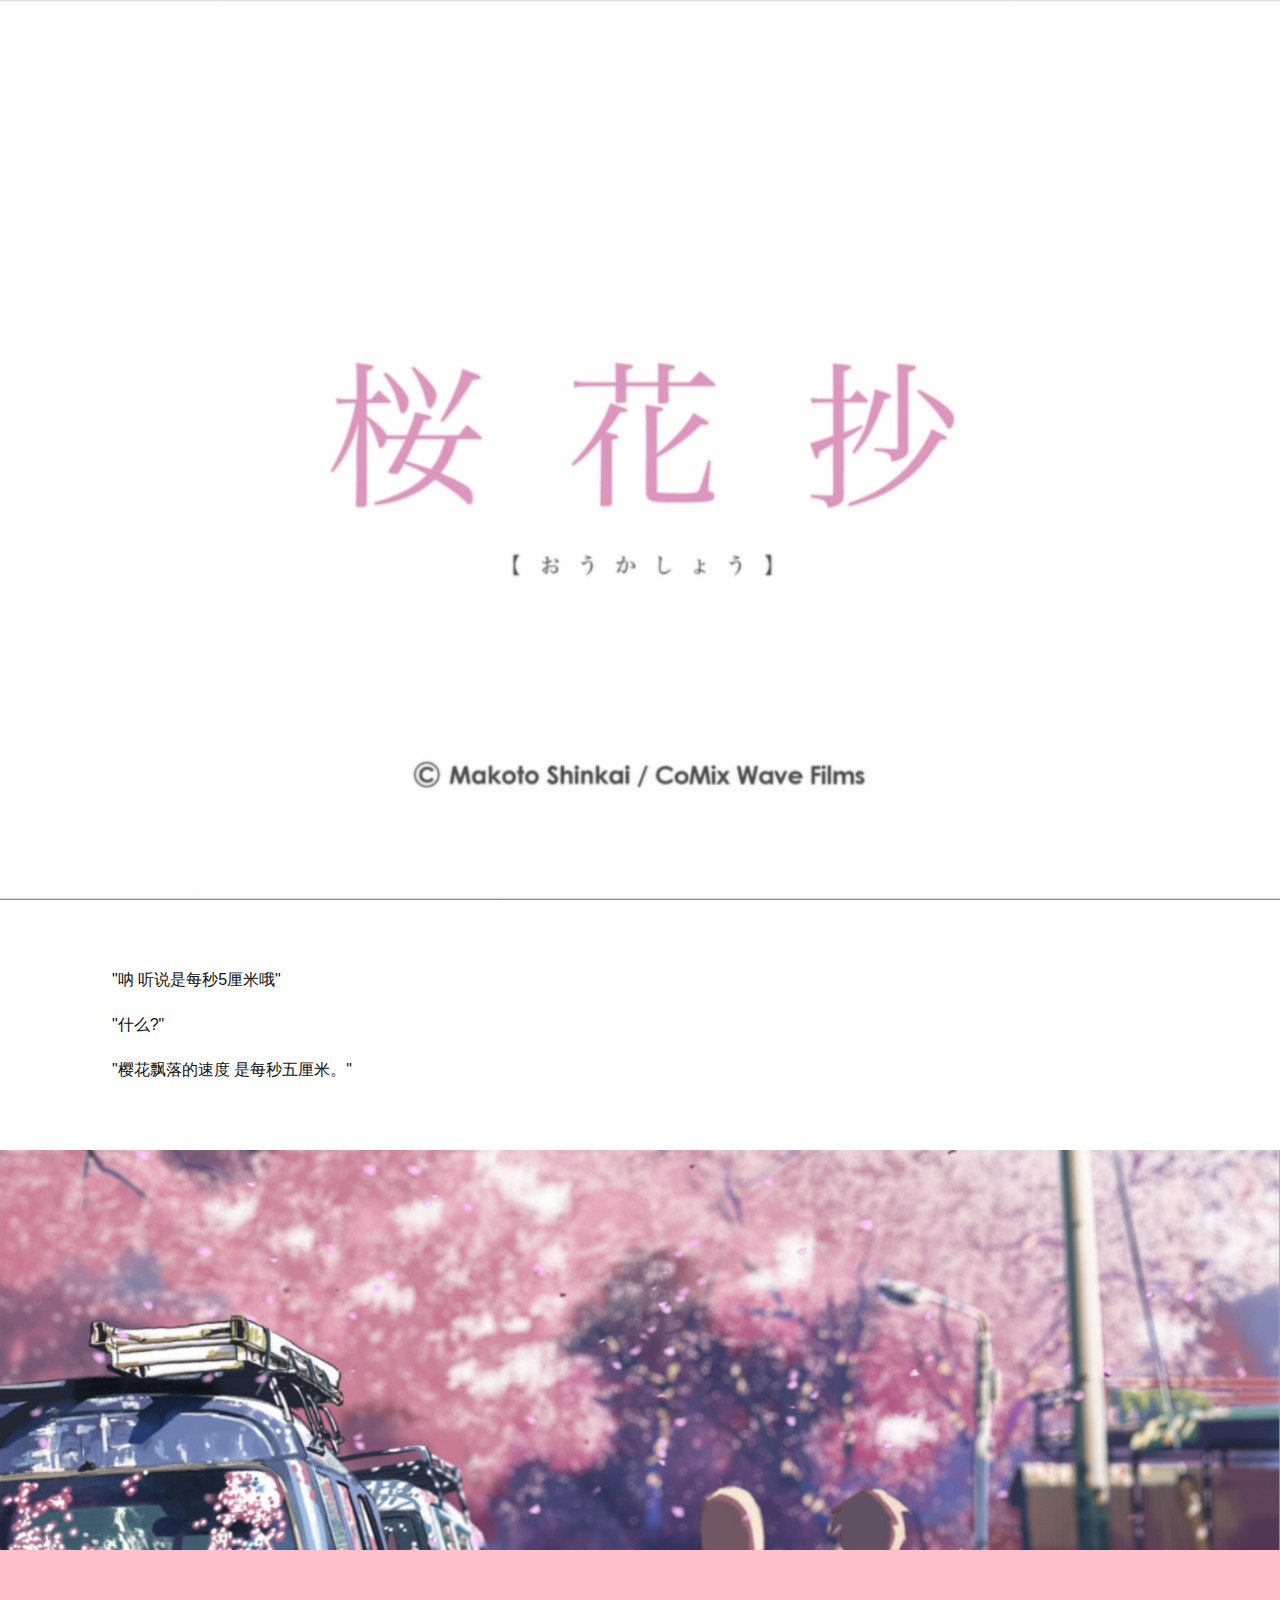
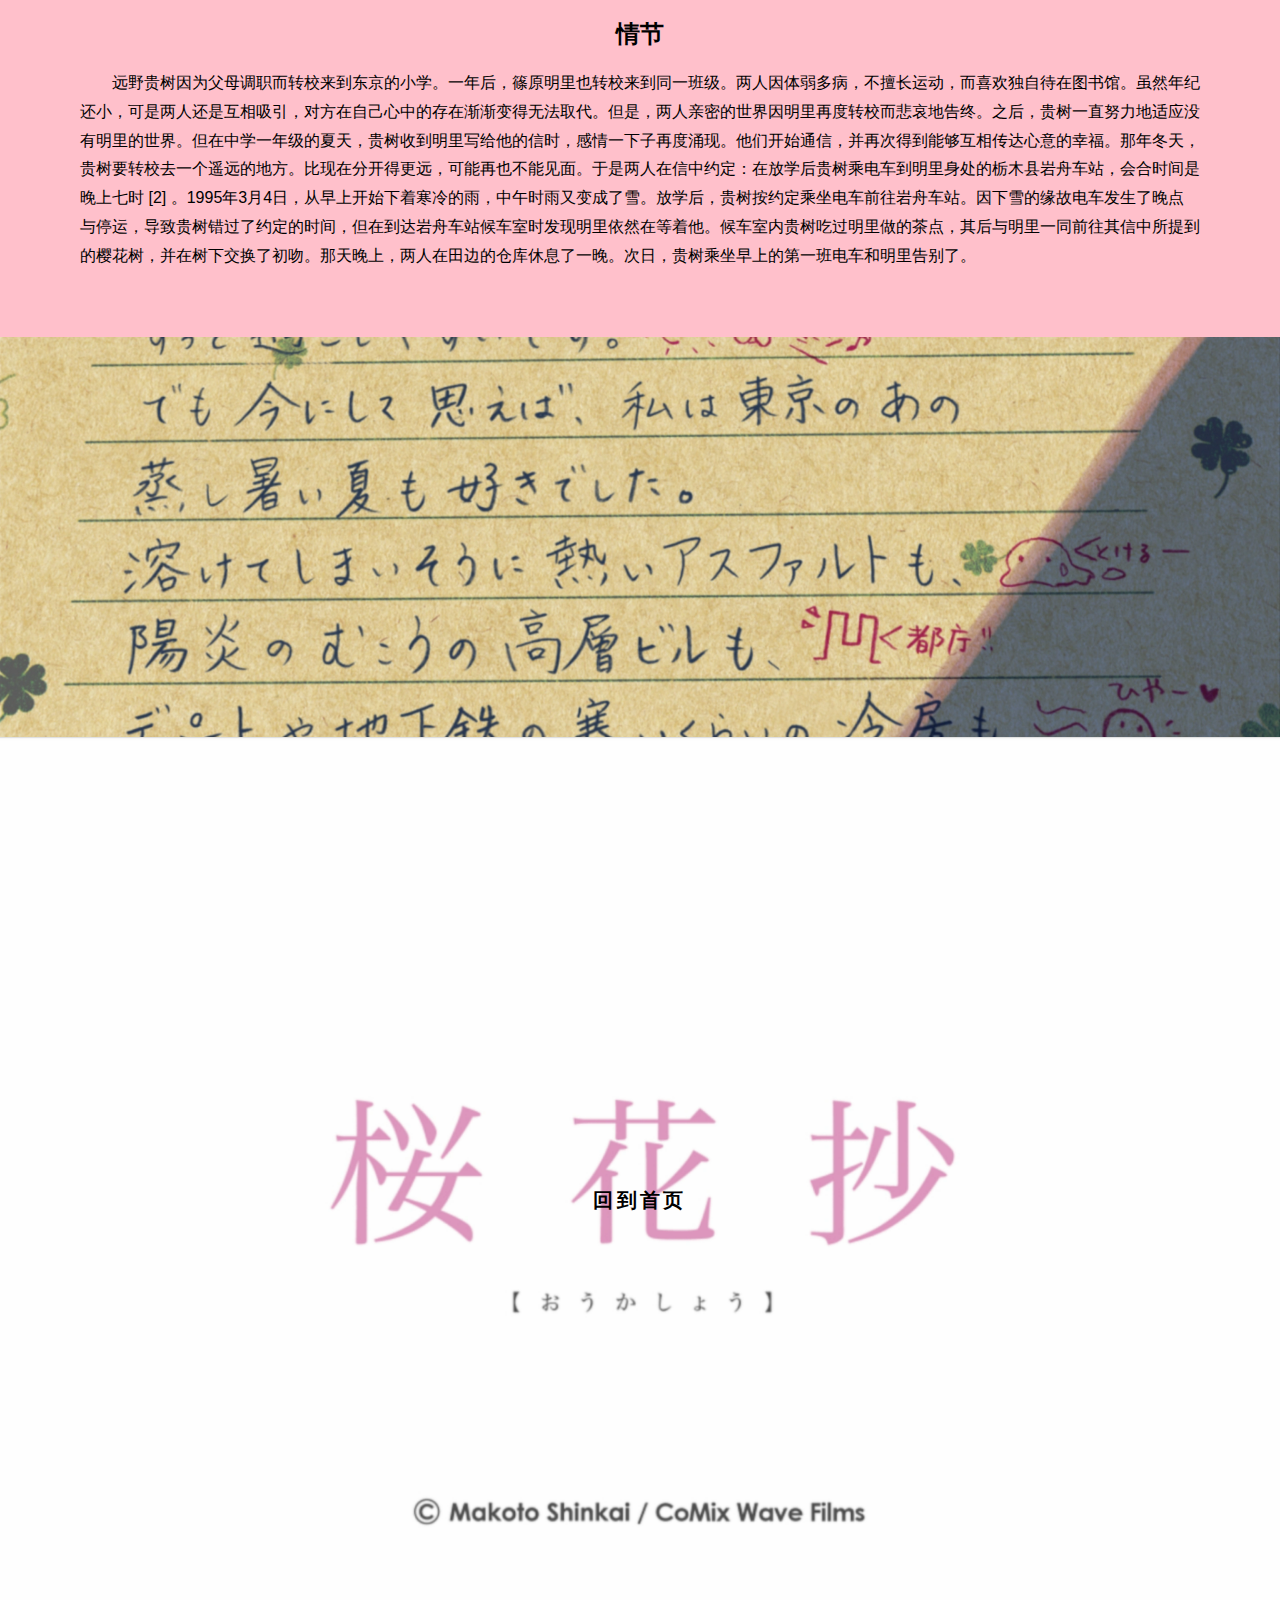
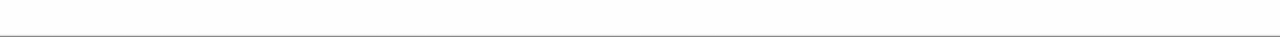
<file: index2.html>
<!DOCTYPE html>
<html lang="en" dir="ltr">

<head>
  <meta charset="utf-8">
  <link rel="stylesheet" href="css/style2.css">
  <title>桜花抄</title>
  <meta name="viewport" content="width=device-width, initial-scale=1.0">
  <style>
    p {
      text-indent: 2em;
      text-align: start;
    }

    a {
      text-decoration: none;
      color: black;
      font-size: 20px;
    }
  </style>
</head>

<body>
  <div class="pimg1">
    <div class="ptext">
      <span class="border">
      </span>
    </div>
  </div>
  <section class="section section-light">
    <p>"呐 听说是每秒5厘米哦"</p>
    <p>"什么?"</p>
    <p>"樱花飘落的速度 是每秒五厘米。"</p>
  </section>
  <div class="pimg2">
  </div>
  <section class="section section-dark">
    <h2>情节</h2>
    <p>
      远野贵树因为父母调职而转校来到东京的小学。一年后，篠原明里也转校来到同一班级。两人因体弱多病，不擅长运动，而喜欢独自待在图书馆。虽然年纪还小，可是两人还是互相吸引，对方在自己心中的存在渐渐变得无法取代。但是，两人亲密的世界因明里再度转校而悲哀地告终。之后，贵树一直努力地适应没有明里的世界。但在中学一年级的夏天，贵树收到明里写给他的信时，感情一下子再度涌现。他们开始通信，并再次得到能够互相传达心意的幸福。那年冬天，贵树要转校去一个遥远的地方。比现在分开得更远，可能再也不能见面。于是两人在信中约定：在放学后贵树乘电车到明里身处的栃木县岩舟车站，会合时间是晚上七时 [2]  。1995年3月4日，从早上开始下着寒冷的雨，中午时雨又变成了雪。放学后，贵树按约定乘坐电车前往岩舟车站。因下雪的缘故电车发生了晚点与停运，导致贵树错过了约定的时间，但在到达岩舟车站候车室时发现明里依然在等着他。候车室内贵树吃过明里做的茶点，其后与明里一同前往其信中所提到的樱花树，并在树下交换了初吻。那天晚上，两人在田边的仓库休息了一晚。次日，贵树乘坐早上的第一班电车和明里告别了。
  </section>
  <div class="pimg3">

  </div>
  <div class="pimg1">
    <div class="ptext">
      <span class="border">
        <a href="index.html">回到首页</a>
      </span>
    </div>
  </div>

</body>

</html>
</file>
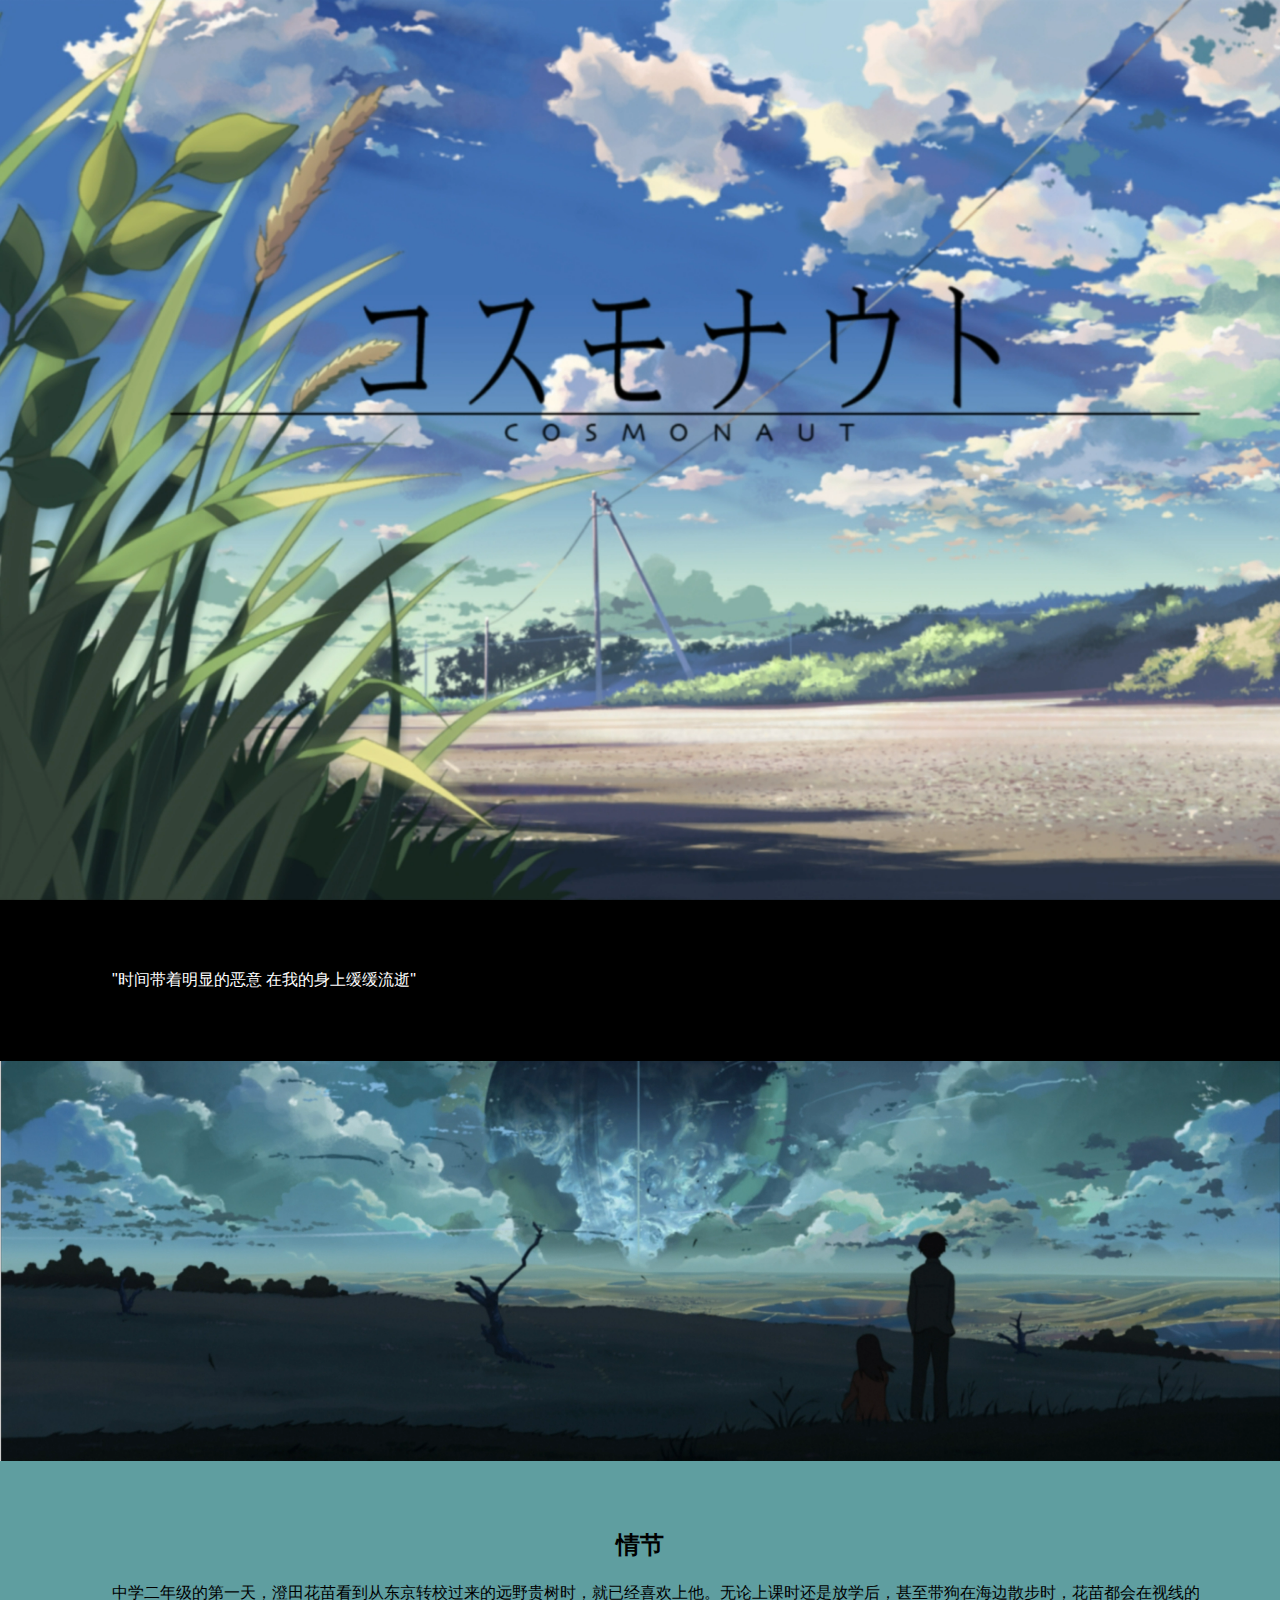
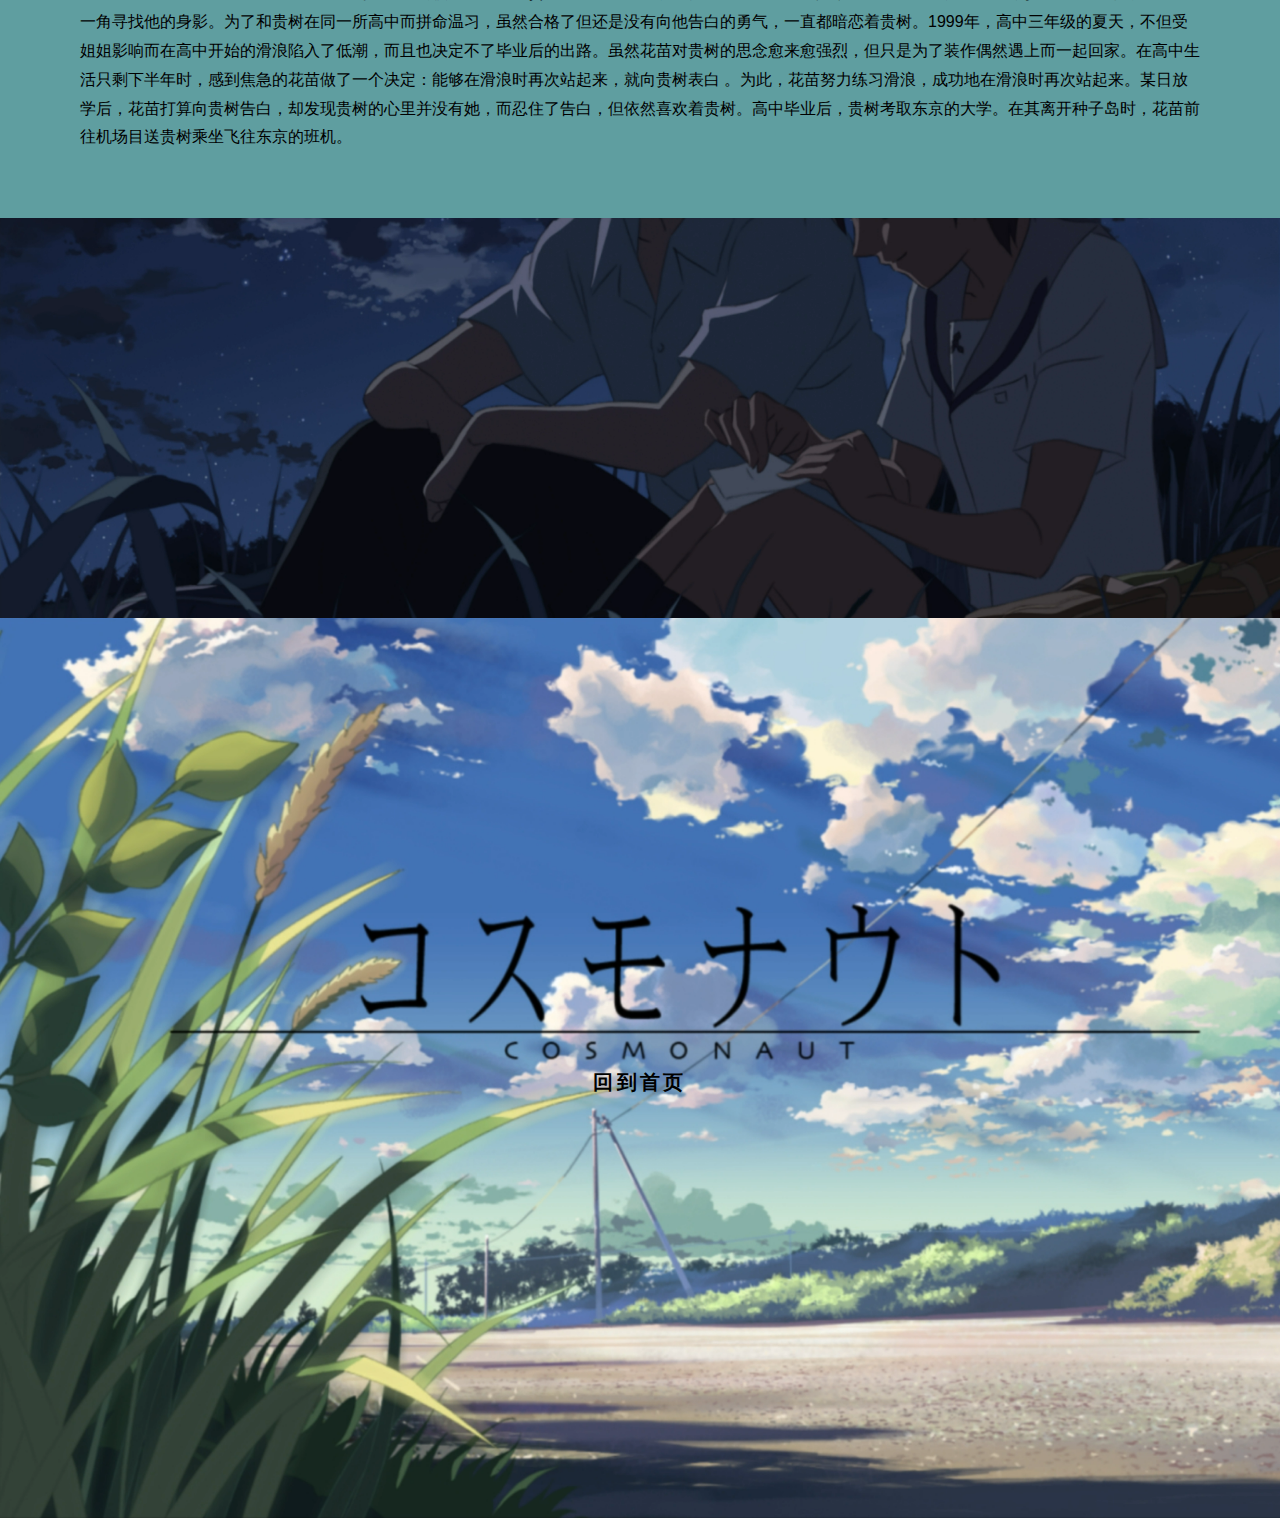
<file: index3.html>
<!DOCTYPE html>
<html lang="en" dir="ltr">

<head>
  <meta charset="utf-8">
  <link rel="stylesheet" href="css/style3.css">
  <title>太空人</title>
  <meta name="viewport" content="width=device-width, initial-scale=1.0">
  <style>
    p {
      text-indent: 2em;
      text-align: start;
    }

    a {
      text-decoration: none;
      color: black;
      font-size: 20px;
    }
  </style>
</head>

<body>
  <div class="pimg1">
    <div class="ptext">
      <span class="border">
      </span>
    </div>
  </div>
  <section class="section section-light">
    <p>"时间带着明显的恶意 在我的身上缓缓流逝"</p>
  </section>
  <div class="pimg2">
  </div>
  <section class="section section-dark">
    <h2>情节</h2>
    <p>
      中学二年级的第一天，澄田花苗看到从东京转校过来的远野贵树时，就已经喜欢上他。无论上课时还是放学后，甚至带狗在海边散步时，花苗都会在视线的一角寻找他的身影。为了和贵树在同一所高中而拼命温习，虽然合格了但还是没有向他告白的勇气，一直都暗恋着贵树。1999年，高中三年级的夏天，不但受姐姐影响而在高中开始的滑浪陷入了低潮，而且也决定不了毕业后的出路。虽然花苗对贵树的思念愈来愈强烈，但只是为了装作偶然遇上而一起回家。在高中生活只剩下半年时，感到焦急的花苗做了一个决定：能够在滑浪时再次站起来，就向贵树表白 。为此，花苗努力练习滑浪，成功地在滑浪时再次站起来。某日放学后，花苗打算向贵树告白，却发现贵树的心里并没有她，而忍住了告白，但依然喜欢着贵树。高中毕业后，贵树考取东京的大学。在其离开种子岛时，花苗前往机场目送贵树乘坐飞往东京的班机。
  </section>
  <div class="pimg3">

  </div>
  <div class="pimg1">
    <div class="ptext">
      <span class="border">
        <a href="index.html">回到首页</a>
      </span>
    </div>
  </div>

</body>

</html>
</file>
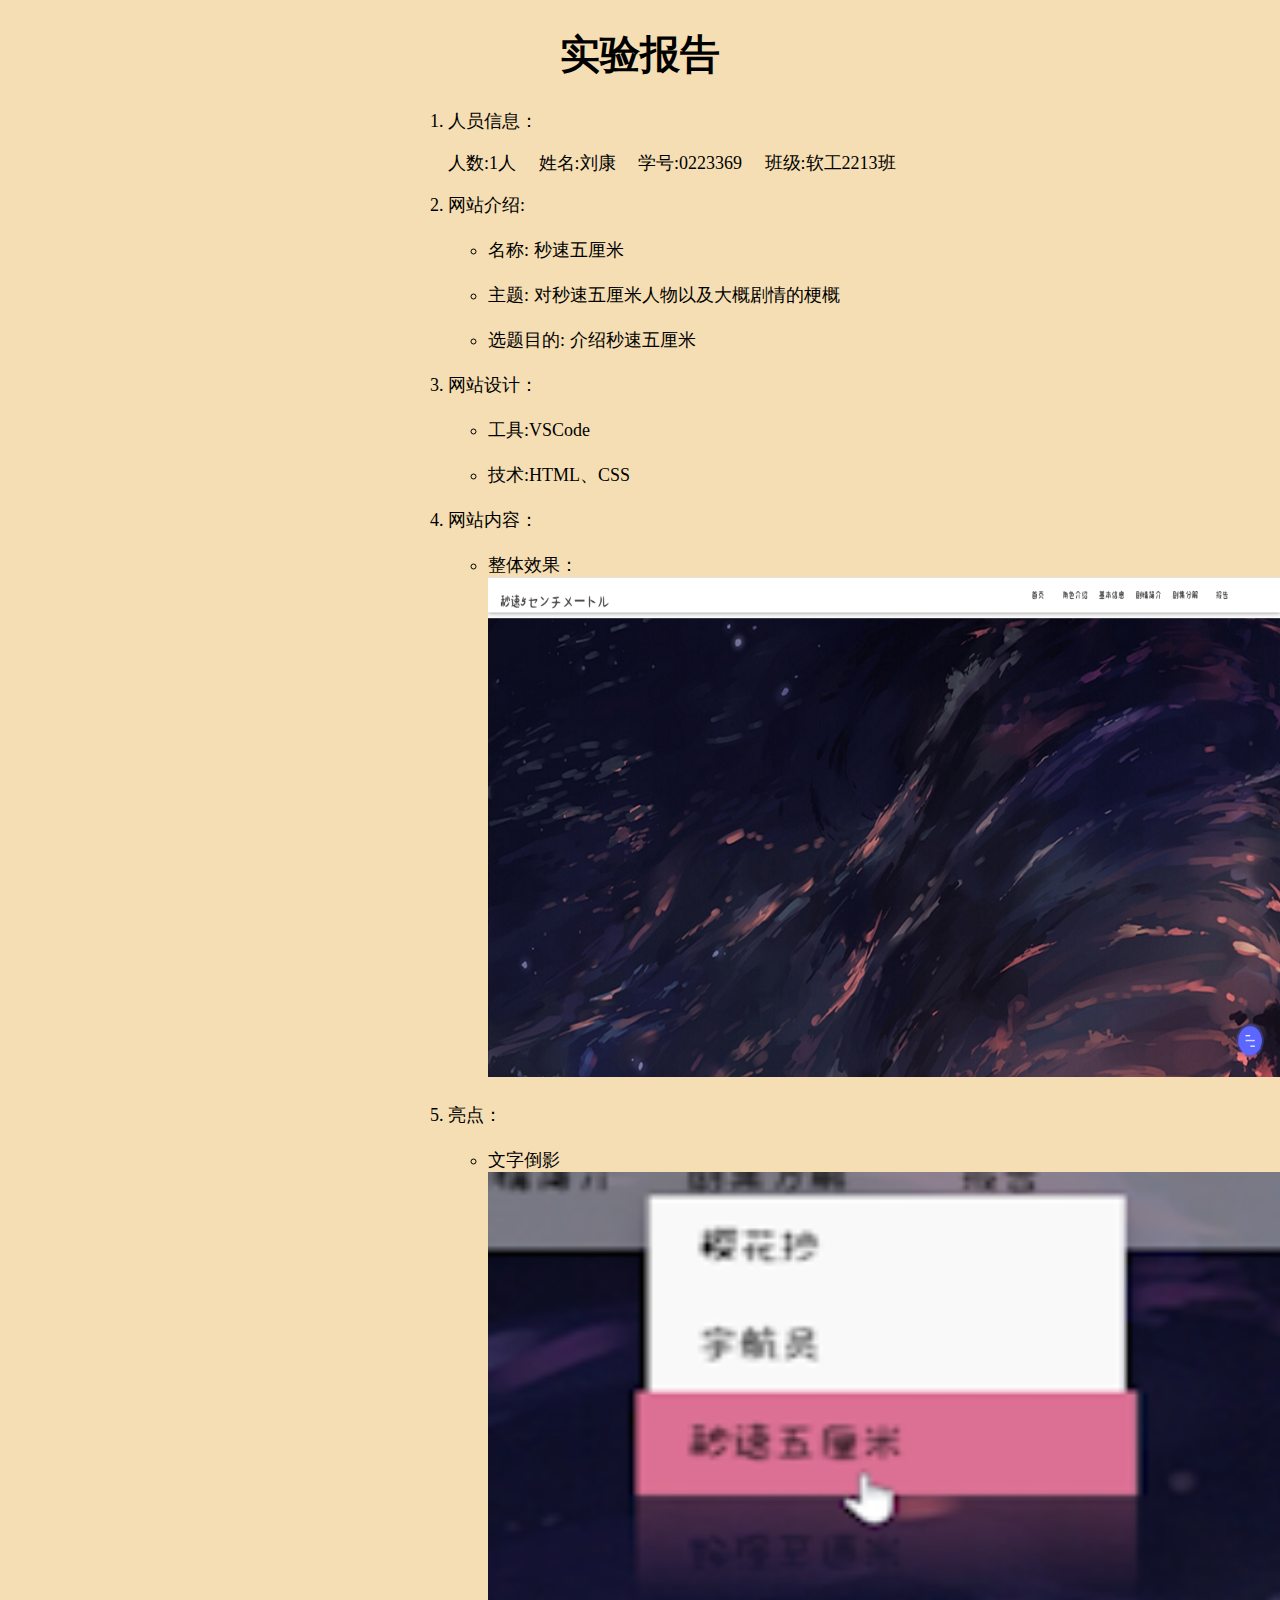
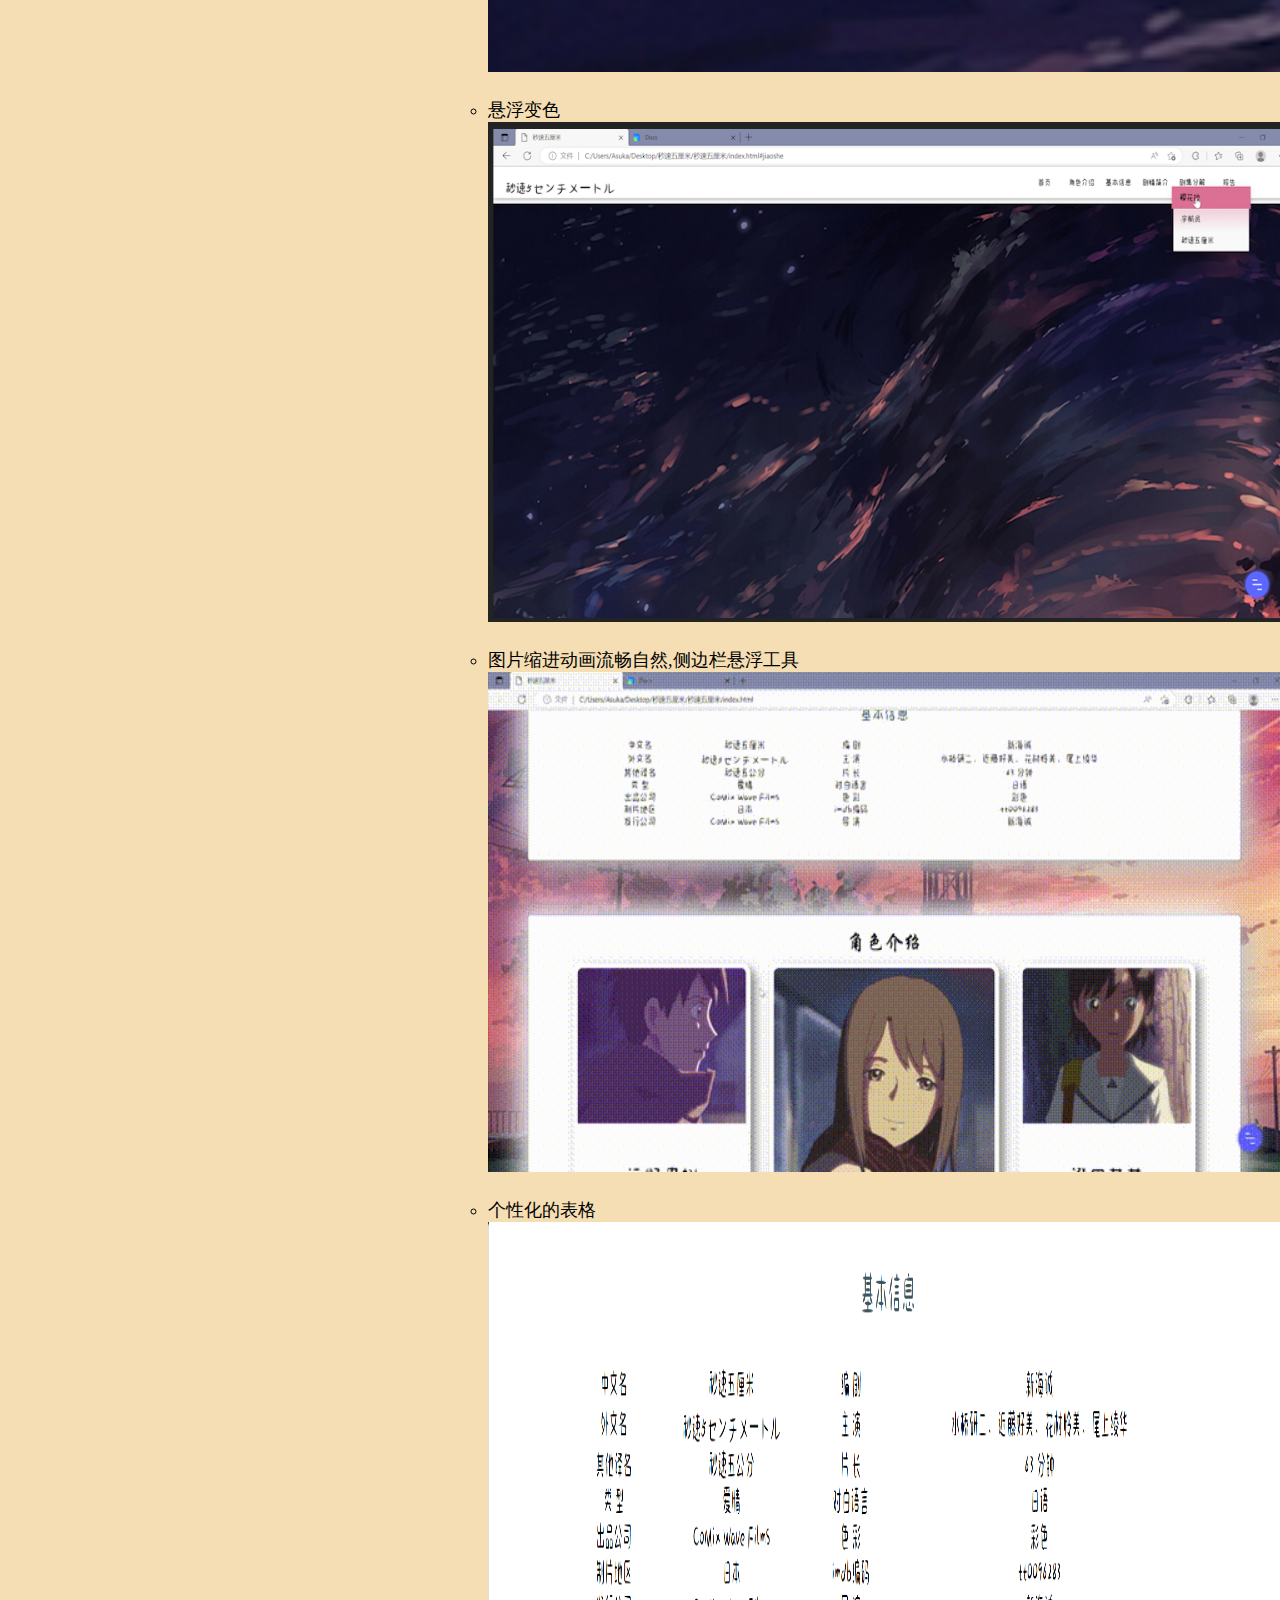
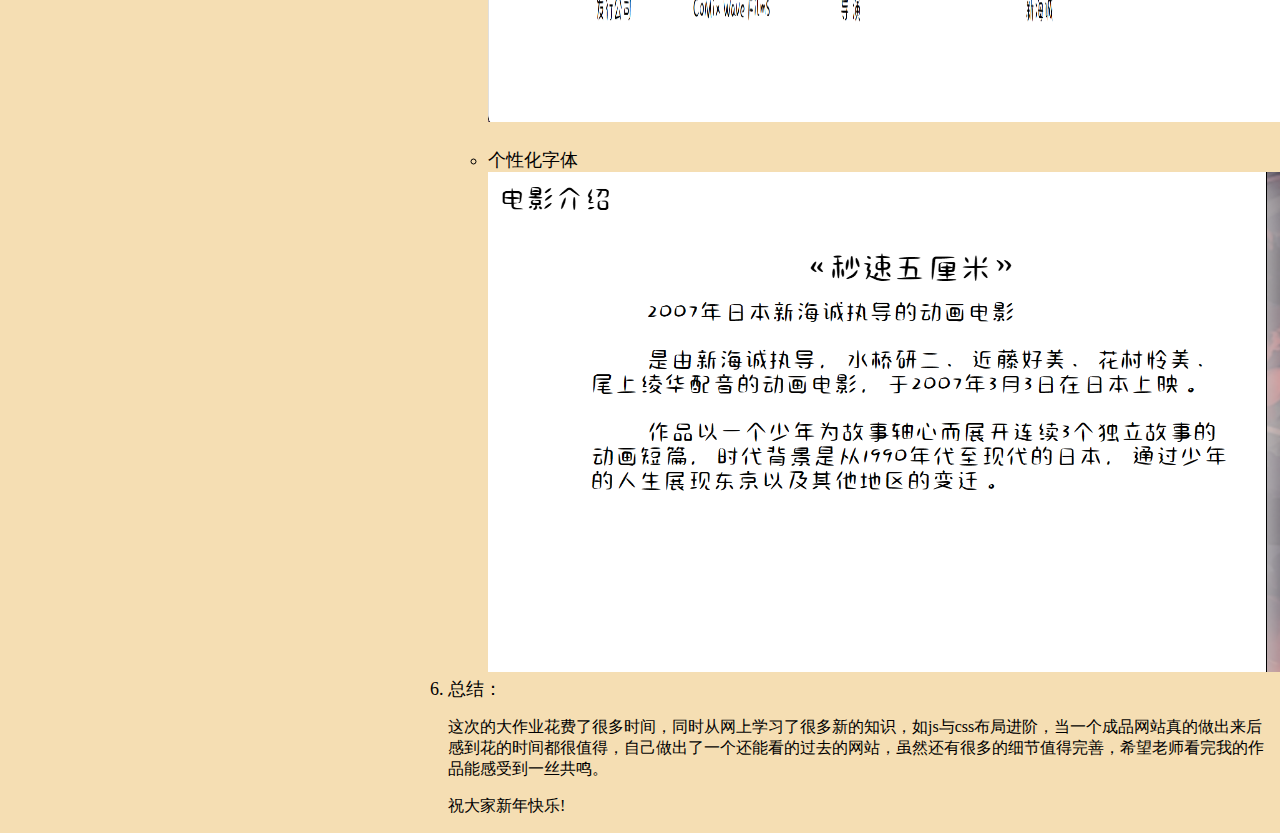
<file: index5.html>
<!DOCTYPE html>
<html>
    <meta charset="utf-8">
 <head>
    <title>实验报告</title>
    <style type="text/css">
        body{
            background-color:  wheat;
        }
        h1{
            text-align: center;
            font-size: 40px;
        }
        ol{
        margin-left: 400px;
        }
        li{
            font-size: 18px;
        }
        img{
            width: 800px;
            height:500px;
        }
    </style>
 </head>
  <body>
    <h1>实验报告</h1>
    <ol>
        <li>人员信息：
         <p>人数:1人 &emsp;姓名:刘康 &emsp;学号:0223369 &emsp;班级:软工2213班</p>     
        </li>
        <li>网站介绍:
          <ul><br>
            <li>名称:  秒速五厘米</li><br>
            <li>主题: 对秒速五厘米人物以及大概剧情的梗概</li><br>
            <li>选题目的: 介绍秒速五厘米</li><br>
          </ul>
        </li>
           <li>网站设计：
         <ul><br>
          <li>工具:VSCode</li><br>
          <li>技术:HTML、CSS</li><br>  
         </ul>
        </li>
    <li>网站内容：
      <ul><br>
        <li>整体效果：</li>
        <img src="img/zhuye.png"><br><br>
      </ul>
    </li>
    <li>亮点：
      <ul><br>
        <li>文字倒影</li>
        <img src="img/yy.png"><br><br>
       <li>悬浮变色</li>
       <img src="img/bs.png"><br><br>
       <li>图片缩进动画流畅自然,侧边栏悬浮工具</li>
       <img src="img/xg.gif"><br><br>
       <li>个性化的表格</li>
       <img src="img/bg.png"><br><br>  
       <li>个性化字体</li>
       <img src="img/wz.png">
      </ul>
    </li>
    <li>总结：</li>
     <p>这次的大作业花费了很多时间，同时从网上学习了很多新的知识，如js与css布局进阶，当一个成品网站真的做出来后感到花的时间都很值得，自己做出了一个还能看的过去的网站，虽然还有很多的细节值得完善，希望老师看完我的作品能感受到一丝共鸣。</p>
     <p>祝大家新年快乐!</p>
  </ol>
  </body>
</html>
</file>
<file: css/style2.css>
body,html{
  height: 100%;
  margin: 0;
  font-size: 16px;
  font-family: "Lato", sans-serif;
  font-weight: 400;
  line-height: 1.8em;
  color: #666;

}
.pimg1, .pimg2, .pimg3{
  position: relative;;

  background-position: center;
  background-size: cover;
  background-repeat: no-repeat;
  background-attachment: fixed;
  /* fixed=parallax
    scroll=normal*/
}
.pimg1{
  min-height: 100%;
  background-image:url(../img/a.png);
}

.pimg2{
  min-height: 400px;
  background-image: url(../img/b.png);
}
.pimg3{
  min-height: 400px;
  background-image: url(../img/c.png);
}
.section{
  text-align: center;
  padding: 50px 80px;
}

.section-dark{
  background-color:pink;
  color: black;
}
.section-light{
  background-color: #FFF;
  color: #111;
}
.ptext{
  position: absolute;
  top:50%;
  width: 100%;
  text-align: center;
  color: b;
  font-size: 27px;
  letter-spacing: 8px;
  text-transform: uppercase;
}
.ptext .border{
  color: black;
  padding: 20px;
  font-weight: 900;
}
.ptext .border .trans{
  background-color: transparent;
}
@media only screen and (max-device-width: 1366px){
  .pimg1, .pimg2, .pimg3{
    background-attachment: scroll;
  }

    .ptext{
        letter-spacing: 0.188em;
        font-size: 1.125em;
        text-align: center;
    }

    .ptext .border{
        color: black;
        padding: 0.625em;
    }
}
@media only screen and (min-device-width: 1366px){
  .ptext{
    font-size: 2vw;
    letter-spacing: 10px;
  }
  .ptext .border{
    padding: 25px;
  }
  
}
</file>
<file: css/style3.css>
body,html{
    height: 100%;
    margin: 0;
    font-size: 16px;
    font-family: "Lato", sans-serif;
    font-weight: 400;
    line-height: 1.8em;
    color: #666;
  
  }
  .pimg1, .pimg2, .pimg3{
    position: relative;;
  
    background-position: center;
    background-size: cover;
    background-repeat: no-repeat;
    background-attachment: fixed;
 
  }
  .pimg1{
    min-height: 100%;
    background-image:url(../img/e.png);
  }
  
  .pimg2{
    min-height: 400px;
    background-image: url(../img/d.png);
  }
  .pimg3{
    min-height: 400px;
    background-image: url(../img/f.png);
  }
  .section{
    text-align: center;
    padding: 50px 80px;
  }
  
  .section-dark{
    background-color:cadetblue;
    color: black;
  }
  .section-light{
    background-color: black;
    color: white;
  }
  .ptext{
    position: absolute;
    top:50%;
    width: 100%;
    text-align: center;
    color: b;
    font-size: 27px;
    letter-spacing: 8px;
    text-transform: uppercase;
  }
  .ptext .border{
    color: black;
    padding: 20px;
    font-weight: 900;
  }
  .ptext .border .trans{
    background-color: transparent;
  }
  @media only screen and (max-device-width: 1366px){
    .pimg1, .pimg2, .pimg3{
      background-attachment: scroll;
    }
  
      .ptext{
          letter-spacing: 0.188em;
          font-size: 1.125em;
          text-align: center;
      }
  
      .ptext .border{
          color: black;
          padding: 0.625em;
      }
  }
  @media only screen and (min-device-width: 1366px){
    .ptext{
      font-size: 2vw;
      letter-spacing: 10px;
    }
    .ptext .border{
      padding: 25px;
    }
    
  }
</file>
